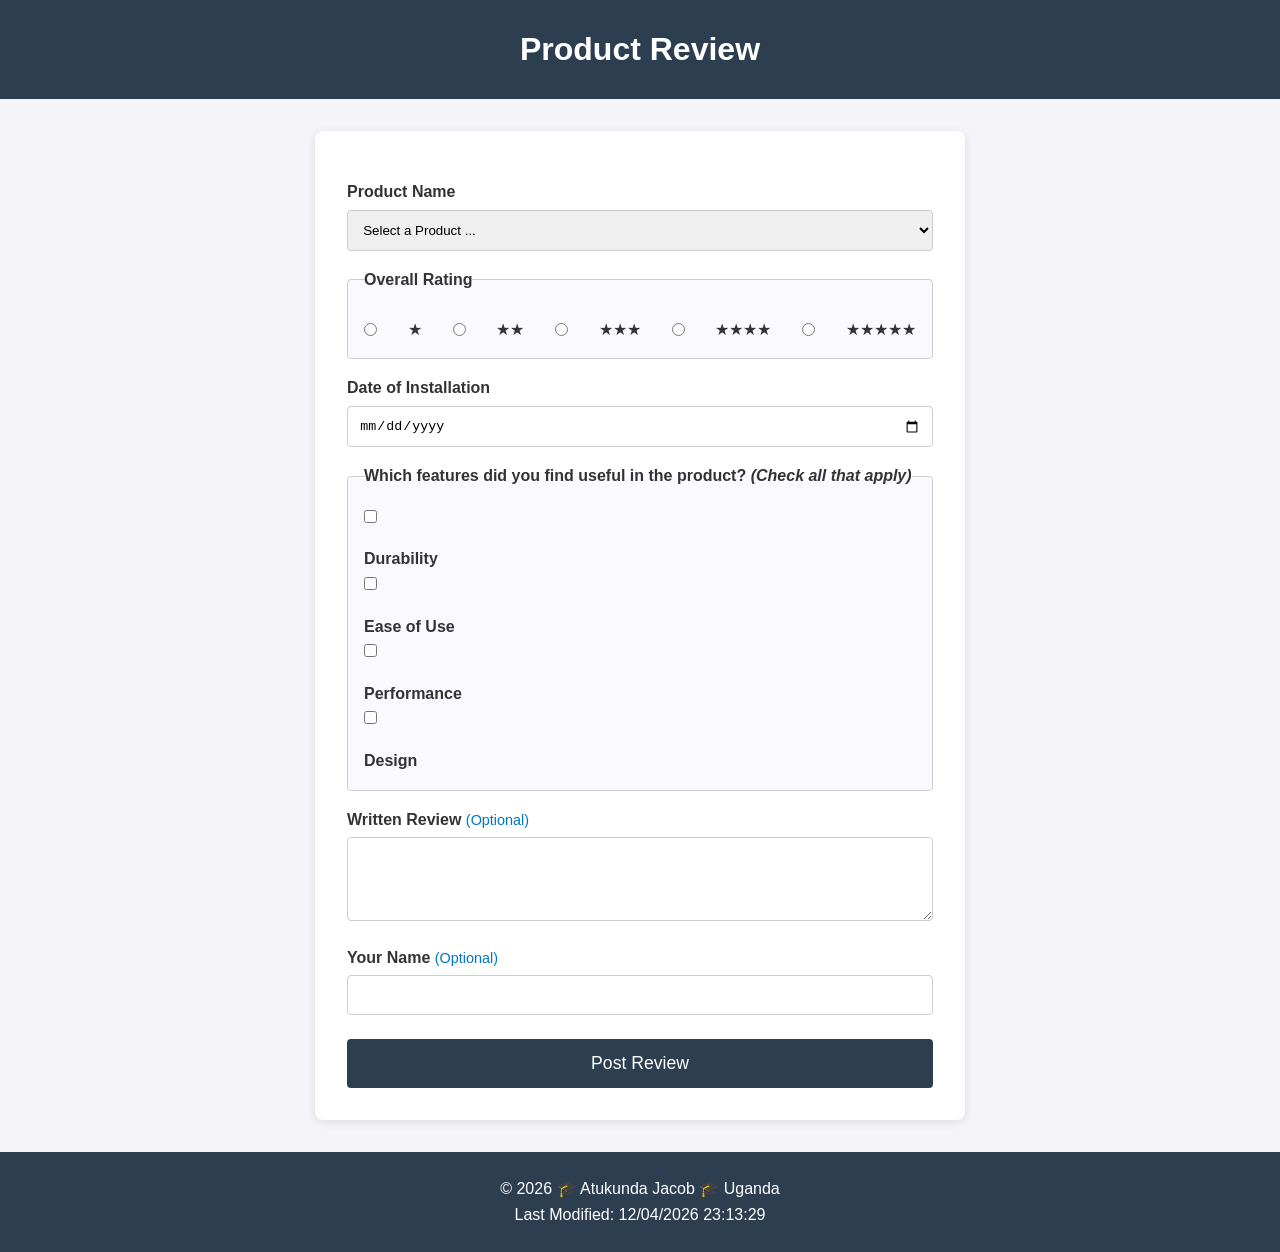
<file: form.html>
<!DOCTYPE html>
<html lang="en">
<head>
    <meta charset="UTF-8">
    <meta name="viewport" content="width=device-width, initial-scale=1.0">
    <title>Product Review - WDD 131</title>
    <meta name="description" content="W05 Product Review Form for WDD 131 Dynamic Web Fundamentals course - collect ratings and feedback.">
    <meta name="author" content="Atukunda Jacob">
    <link rel="stylesheet" href="styles/form.css">
    <script src="scripts/form.js" defer></script>
</head>
<body>
    <header>
        <h1>Product Review</h1>
    </header>
    <main>
        <form method="get" action="review.html">
            
            <label for="productName">Product Name</label>
            <select id="productName" name="productName" required>
                <option value="" disabled selected>Select a Product ...</option>
            </select>

            <fieldset>
                <legend>Overall Rating</legend>
                <div class="rating">
                    <input type="radio" id="star1" name="rating" value="1" required>
                    <label for="star1">★</label>
                    
                    <input type="radio" id="star2" name="rating" value="2" required>
                    <label for="star2">★★</label>
                    
                    <input type="radio" id="star3" name="rating" value="3" required>
                    <label for="star3">★★★</label>
                    
                    <input type="radio" id="star4" name="rating" value="4" required>
                    <label for="star4">★★★★</label>
                    
                    <input type="radio" id="star5" name="rating" value="5" required>
                    <label for="star5">★★★★★</label>
                </div>
            </fieldset>

            <label for="installDate">Date of Installation</label>
            <input type="date" id="installDate" name="installDate" required>

            <fieldset>
                <legend>Which features did you find useful in the product? <em>(Check all that apply)</em></legend>
                <input type="checkbox" id="durability" name="features" value="durability">
                <label for="durability">Durability</label>
                
                <input type="checkbox" id="ease" name="features" value="ease">
                <label for="ease">Ease of Use</label>
                
                <input type="checkbox" id="performance" name="features" value="performance">
                <label for="performance">Performance</label>
                
                <input type="checkbox" id="design" name="features" value="design">
                <label for="design">Design</label>
            </fieldset>

            <label for="review">Written Review <span class="optional">(Optional)</span></label>
            <textarea id="review" name="review" rows="4"></textarea>

            <label for="userName">Your Name <span class="optional">(Optional)</span></label>
            <input type="text" id="userName" name="userName">

            <input type="submit" value="Post Review">
        </form>
    </main>
    <footer>
        <p>&copy; <span id="currentyear"></span> 🎓 Atukunda Jacob 🎓 Uganda</p>
        <p id="lastModified"></p>
    </footer>
</body>
</html>
</file>
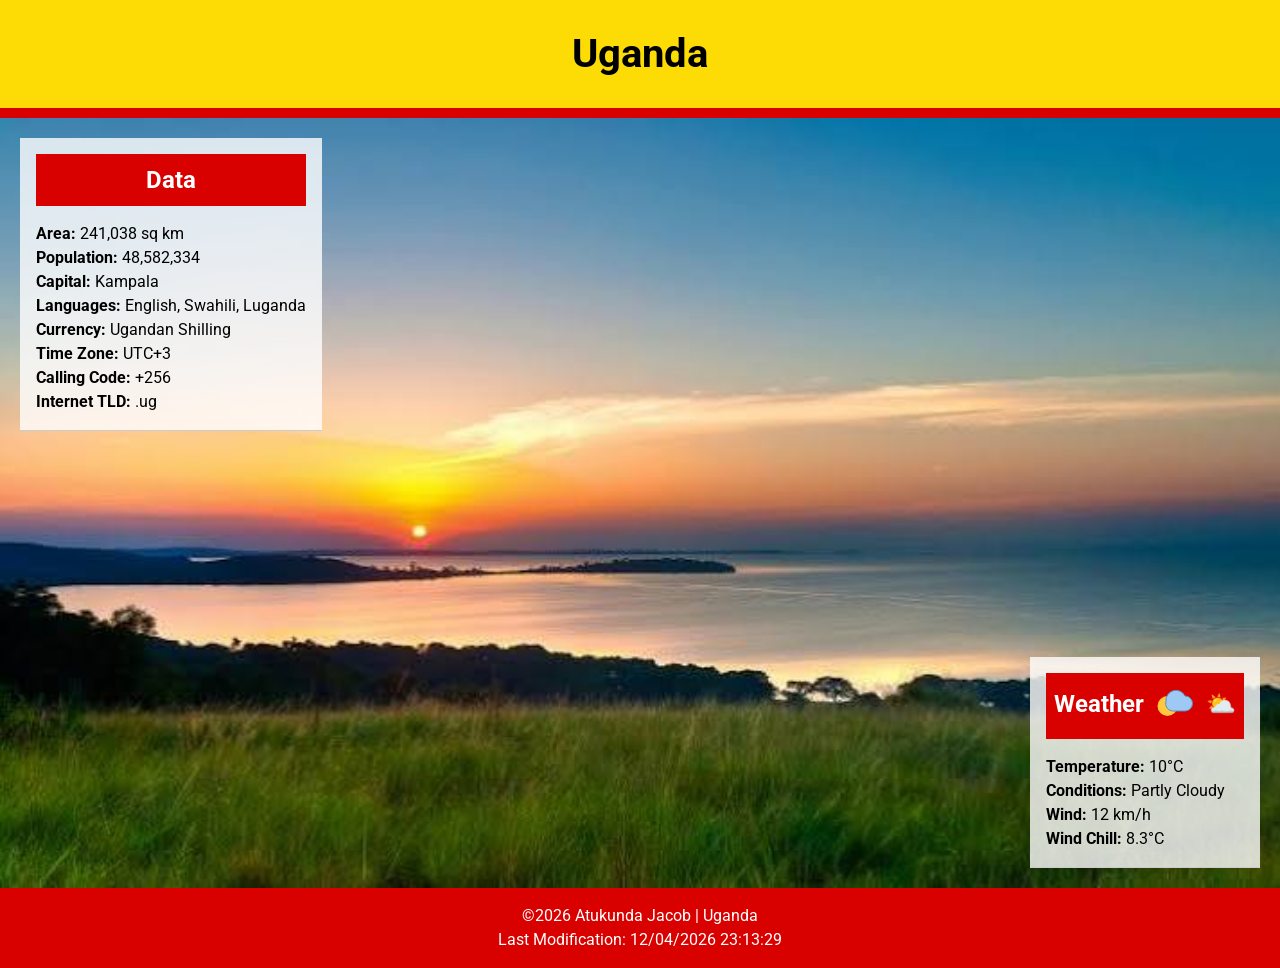
<file: place.html>
<!DOCTYPE html>
<html lang="en">
<head>
    <meta charset="UTF-8">
    <meta name="viewport" content="width=device-width, initial-scale=1.0">
    <title>WDD131 W03 Country Page - Uganda</title>
    <meta name="description" content="Discover Uganda, the Pearl of Africa - explore its geography, culture, Lake Victoria beauty and weather data for WDD131 country page.">
    <meta name="author" content="Atukunda Jacob">
    <link rel="preconnect" href="https://fonts.googleapis.com">
    <link rel="preconnect" href="https://fonts.gstatic.com" crossorigin>
    <link href="https://fonts.googleapis.com/css2?family=Roboto:wght@400;700&display=swap" rel="stylesheet">
    <link rel="stylesheet" href="styles/place.css">
    <script src="scripts/place.js" defer></script>
</head>
<body>
    <header>
        <h1>Uganda</h1>
    </header>
    <main>
        <div class="hero">
            <picture>
                <source srcset="images/hero-large.webp" media="(min-width: 1000px)">
                <source srcset="images/hero-small.webp" media="(min-width: 500px)">
                <img src="images/hero-small.webp" alt="Lake Victoria landscape in Uganda" width="500" height="250">
            </picture>
        </div>
        <section class="data">
            <h2>Data</h2>
            <div class="info">
                <p><span class="label">Area:</span> 241,038 sq km</p>
                <p><span class="label">Population:</span> 48,582,334</p>
                <p><span class="label">Capital:</span> Kampala</p>
                <p><span class="label">Languages:</span> English, Swahili, Luganda</p>
                <p><span class="label">Currency:</span> Ugandan Shilling</p>
                <p><span class="label">Time Zone:</span> UTC+3</p>
                <p><span class="label">Calling Code:</span> +256</p>
                <p><span class="label">Internet TLD:</span> .ug</p>
            </div>
        </section>
        <section class="weather">
            <h2>Weather <img src="images/weather-icon.svg" alt="Weather Icon" class="weather-icon" width="50" height="50"></h2>
            <div class="info">
                <p><span class="label">Temperature:</span> <span id="temp">10</span>°C</p>
                <p><span class="label">Conditions:</span> Partly Cloudy</p>
                <p><span class="label">Wind:</span> <span id="wind">12</span> km/h</p>
                <p><span class="label">Wind Chill:</span> <span id="windchill"></span></p>
            </div>
        </section>
    </main>
    <footer>
        <p>&copy;<span id="currentyear"></span> Atukunda Jacob | Uganda</p>
        <p id="lastModified"></p>
    </footer>
</body>
</html>
</file>
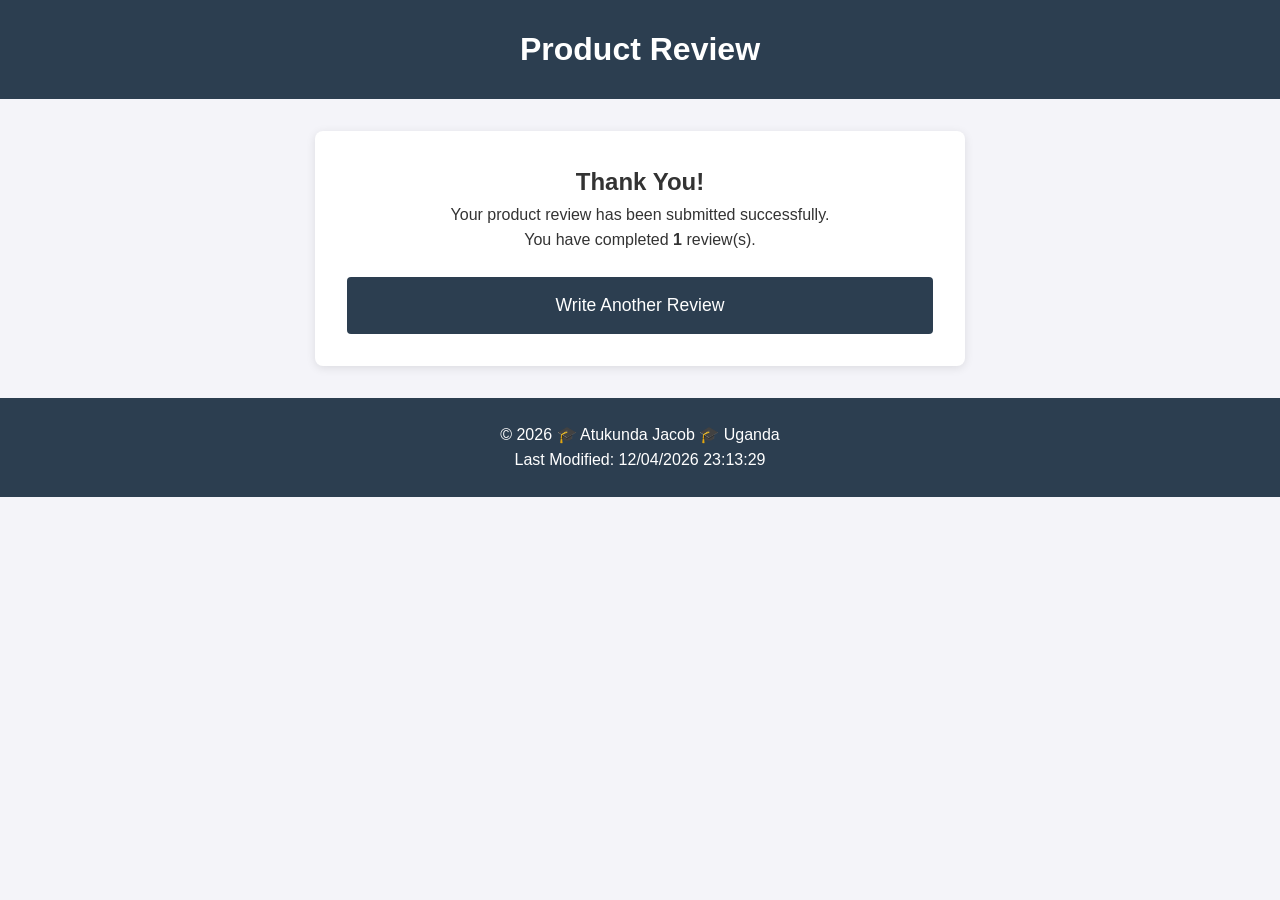
<file: review.html>
<!DOCTYPE html>
<html lang="en">
<head>
    <meta charset="UTF-8">
    <meta name="viewport" content="width=device-width, initial-scale=1.0">
    <title>Product Review - Confirmation</title>
    <meta name="description" content="Review confirmation page for WDD 131 product review form assignment.">
    <meta name="author" content="Atukunda Jacob">
    <link rel="stylesheet" href="styles/form.css">
    <script src="scripts/form.js" defer></script>
</head>
<body>
    <header><h1>Product Review</h1></header>
    <main class="confirmation">
        <h2>Thank You!</h2>
        <p>Your product review has been submitted successfully.</p>
        <p>You have completed <strong><span id="reviewCount">0</span></strong> review(s).</p>
        <a href="form.html" class="button-link">Write Another Review</a>
    </main>
    <footer>
        <p>&copy; <span id="currentyear"></span> 🎓 Atukunda Jacob 🎓 Uganda</p>
        <p id="lastModified"></p>
    </footer>
</body>
</html>
</file>
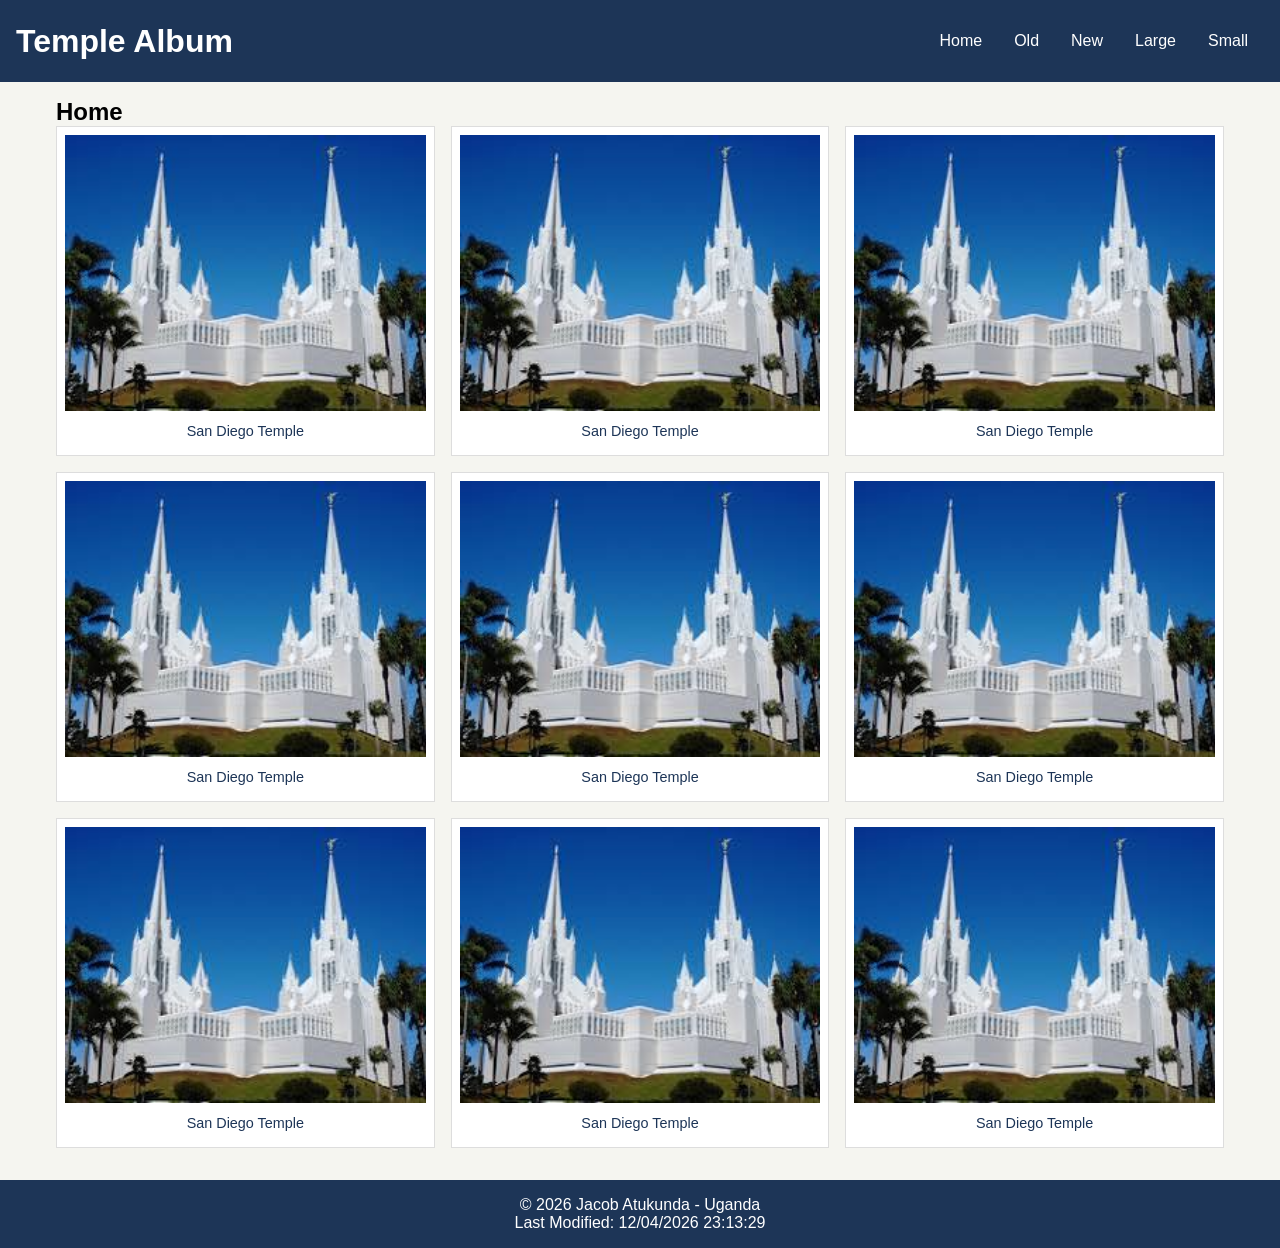
<file: temples.html>
<!DOCTYPE html>
<html lang="en">
<head>
    <meta charset="UTF-8">
    <meta name="viewport" content="width=device-width, initial-scale=1.0">
    <title>Temple Album</title>
    <meta name="description" content="WDD 131 Temple Album project showcasing nine beautiful LDS temples with responsive design and dynamic web fundamentals">
    <meta name="author" content="Jacob Atukunda">
    <link rel="preconnect" href="https://fonts.googleapis.com">
    <link rel="preconnect" href="https://fonts.gstatic.com" crossorigin>
    <link href="https://fonts.googleapis.com/css2?family=Roboto:wght@400;700&display=swap" rel="stylesheet">
    <link rel="stylesheet" href="styles/temples.css">
    <link rel="stylesheet" href="styles/temples-large.css">
    <script src="scripts/temples.js" defer></script>
</head>
<body>
    <header>
        <h1>Temple Album</h1>
        <button id="menu"></button>
        <nav>
            <a href="#">Home</a>
            <a href="#">Old</a>
            <a href="#">New</a>
            <a href="#">Large</a>
            <a href="#">Small</a>
        </nav>
    </header>
    <main>
        <h2>Home</h2>
        <div class="container">
            <figure><img src="images/temple.jpg" alt="San Diego Temple"><figcaption>San Diego Temple</figcaption></figure>
            <figure><img src="images/temple.jpg" alt="San Diego Temple"><figcaption>San Diego Temple</figcaption></figure>
            <figure><img src="images/temple.jpg" alt="San Diego Temple"><figcaption>San Diego Temple</figcaption></figure>
            <figure><img src="images/temple.jpg" alt="San Diego Temple"><figcaption>San Diego Temple</figcaption></figure>
            <figure><img src="images/temple.jpg" alt="San Diego Temple"><figcaption>San Diego Temple</figcaption></figure>
            <figure><img src="images/temple.jpg" alt="San Diego Temple"><figcaption>San Diego Temple</figcaption></figure>
            <figure><img src="images/temple.jpg" alt="San Diego Temple"><figcaption>San Diego Temple</figcaption></figure>
            <figure><img src="images/temple.jpg" alt="San Diego Temple"><figcaption>San Diego Temple</figcaption></figure>
            <figure><img src="images/temple.jpg" alt="San Diego Temple"><figcaption>San Diego Temple</figcaption></figure>
        </div>
    </main>
    <footer>
        <p>&copy; <span id="currentyear"></span> Jacob Atukunda - Uganda</p>
        <p id="lastModified"></p>
    </footer>
</body>
</html>
</file>
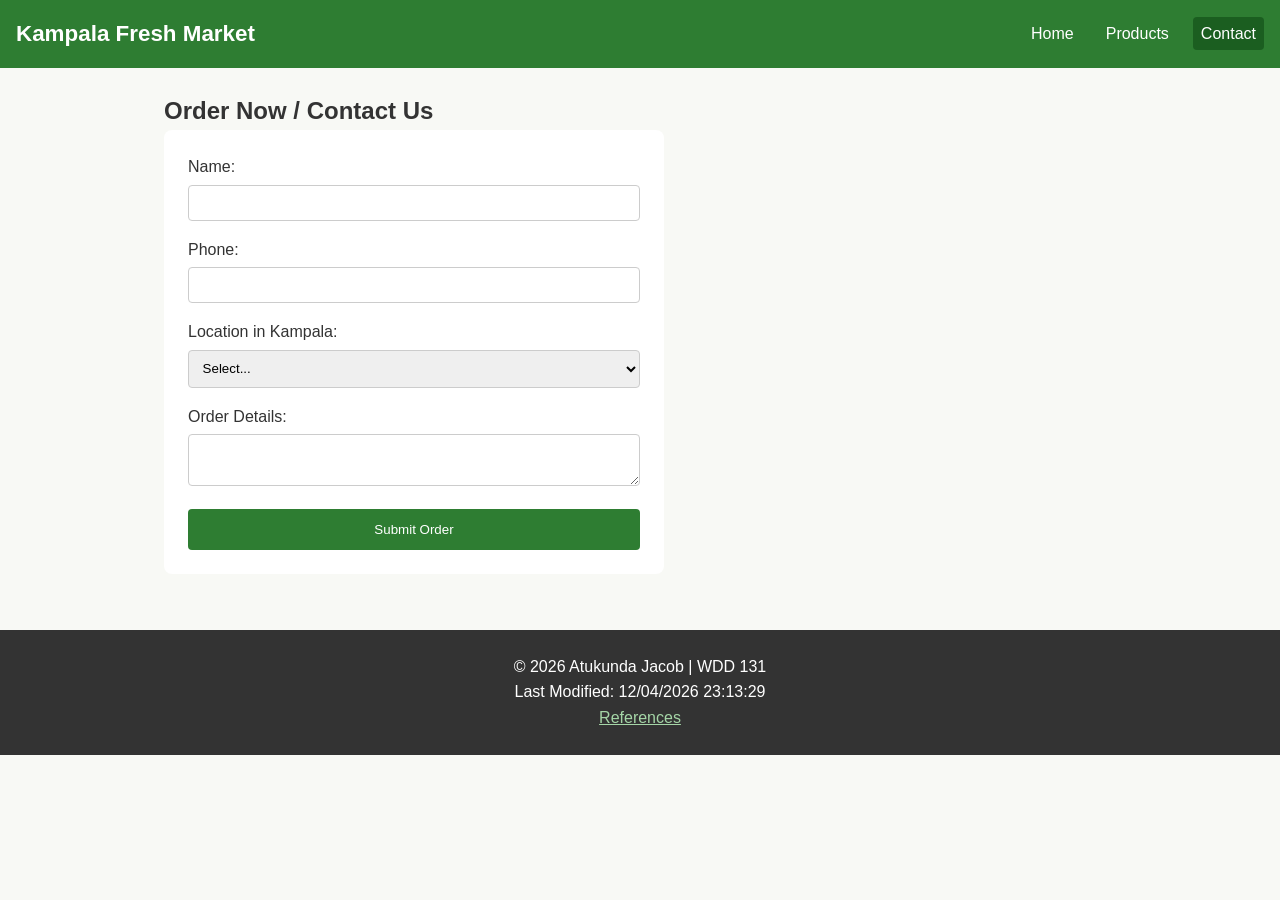
<file: project/contact.html>
<!DOCTYPE html>
<html lang="en">
<head>
    <meta charset="UTF-8">
    <meta name="viewport" content="width=device-width, initial-scale=1.0">
    <meta name="description" content="Contact Kampala Fresh Market">
    <meta name="author" content="Atukunda Jacob">
    <title>Contact | Kampala Fresh Market</title>
    <link rel="stylesheet" href="styles/project.css">
    <script src="scripts/project.js" defer></script>
</head>
<body>
    <header>
        <h1>Kampala Fresh Market</h1>
        <button id="menuBtn">☰</button>
        <nav><ul id="navMenu">
            <li><a href="index.html">Home</a></li>
            <li><a href="products.html">Products</a></li>
            <li><a href="contact.html" class="active">Contact</a></li>
        </ul></nav>
    </header>
    <main>
        <h2>Order Now / Contact Us</h2>
        <form id="orderForm">
            <label>Name: <input type="text" name="name" required></label>
            <label>Phone: <input type="tel" name="phone" required></label>
            <label>Location in Kampala: 
                <select name="location" required>
                    <option value="">Select...</option>
                    <option value="central">Central</option>
                    <option value="nakawa">Nakawa</option>
                    <option value="kawempe">Kawempe</option>
                    <option value="makindye">Makindye</option>
                </select>
            </label>
            <label>Order Details: <textarea name="message" required></textarea></label>
            <button type="submit">Submit Order</button>
        </form>
        <div id="formMessage"></div>
    </main>
    <footer>
        <p>&copy; 2026 Atukunda Jacob | WDD 131</p>
        <p id="lastModified"></p>
        <a href="references.html">References</a>
    </footer>
</body>
</html>
</file>
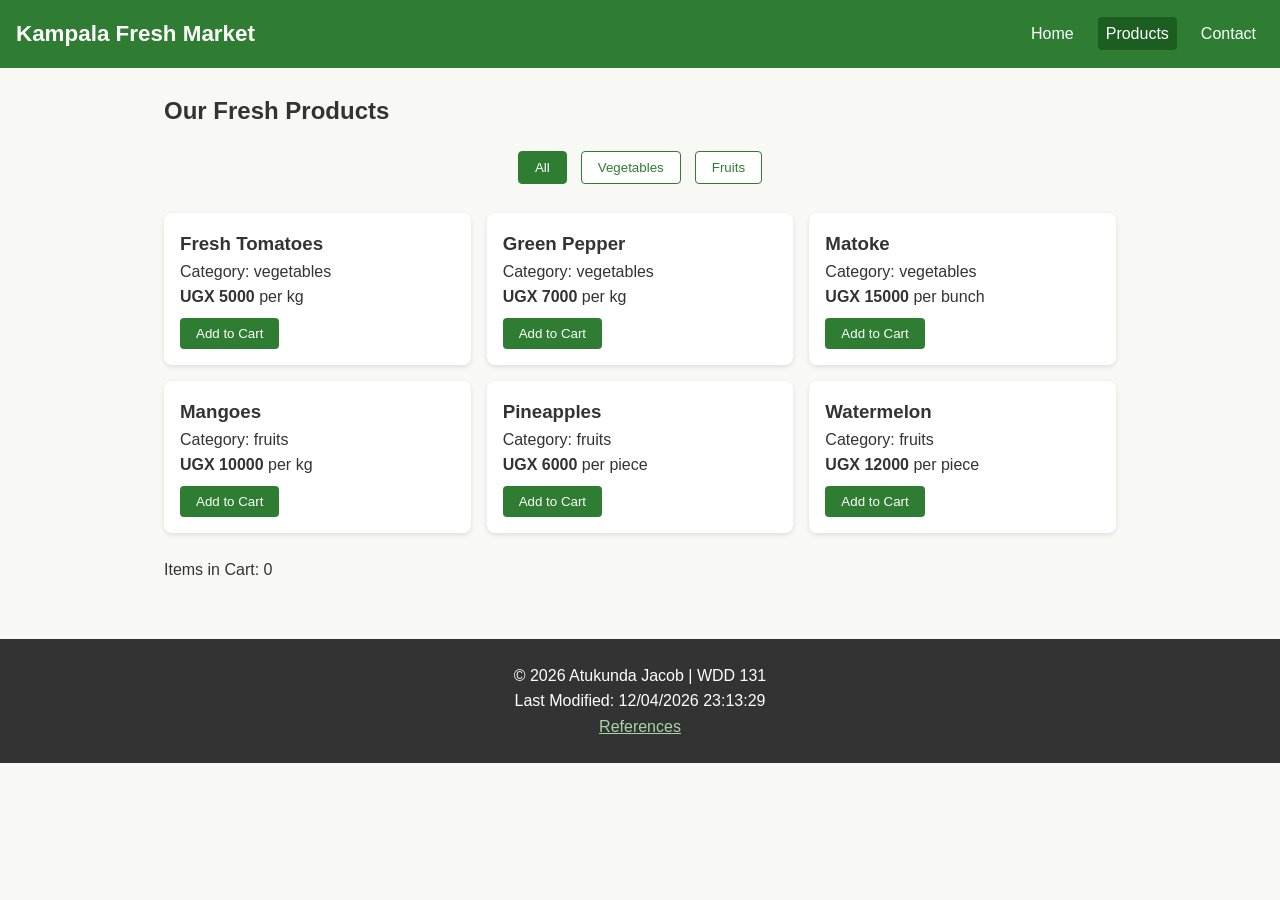
<file: project/products.html>
<!DOCTYPE html>
<html lang="en">
<head>
    <meta charset="UTF-8">
    <meta name="viewport" content="width=device-width, initial-scale=1.0">
    <meta name="description" content="Our fresh products">
    <meta name="author" content="Atukunda Jacob">
    <title>Products | Kampala Fresh Market</title>
    <link rel="stylesheet" href="styles/project.css">
    <script src="scripts/project.js" defer></script>
</head>
<body>
    <header>
        <h1>Kampala Fresh Market</h1>
        <button id="menuBtn">☰</button>
        <nav><ul id="navMenu">
            <li><a href="index.html">Home</a></li>
            <li><a href="products.html" class="active">Products</a></li>
            <li><a href="contact.html">Contact</a></li>
        </ul></nav>
    </header>
    <main>
        <h2>Our Fresh Products</h2>
        <div class="filter-btns">
            <button data-filter="all" class="active-filter">All</button>
            <button data-filter="vegetables">Vegetables</button>
            <button data-filter="fruits">Fruits</button>
        </div>
        <div id="productList" class="card-grid"></div>
        <p>Items in Cart: <span id="cartCount">0</span></p>
    </main>
    <footer>
        <p>&copy; 2026 Atukunda Jacob | WDD 131</p>
        <p id="lastModified"></p>
        <a href="references.html">References</a>
    </footer>
</body>
</html>
</file>
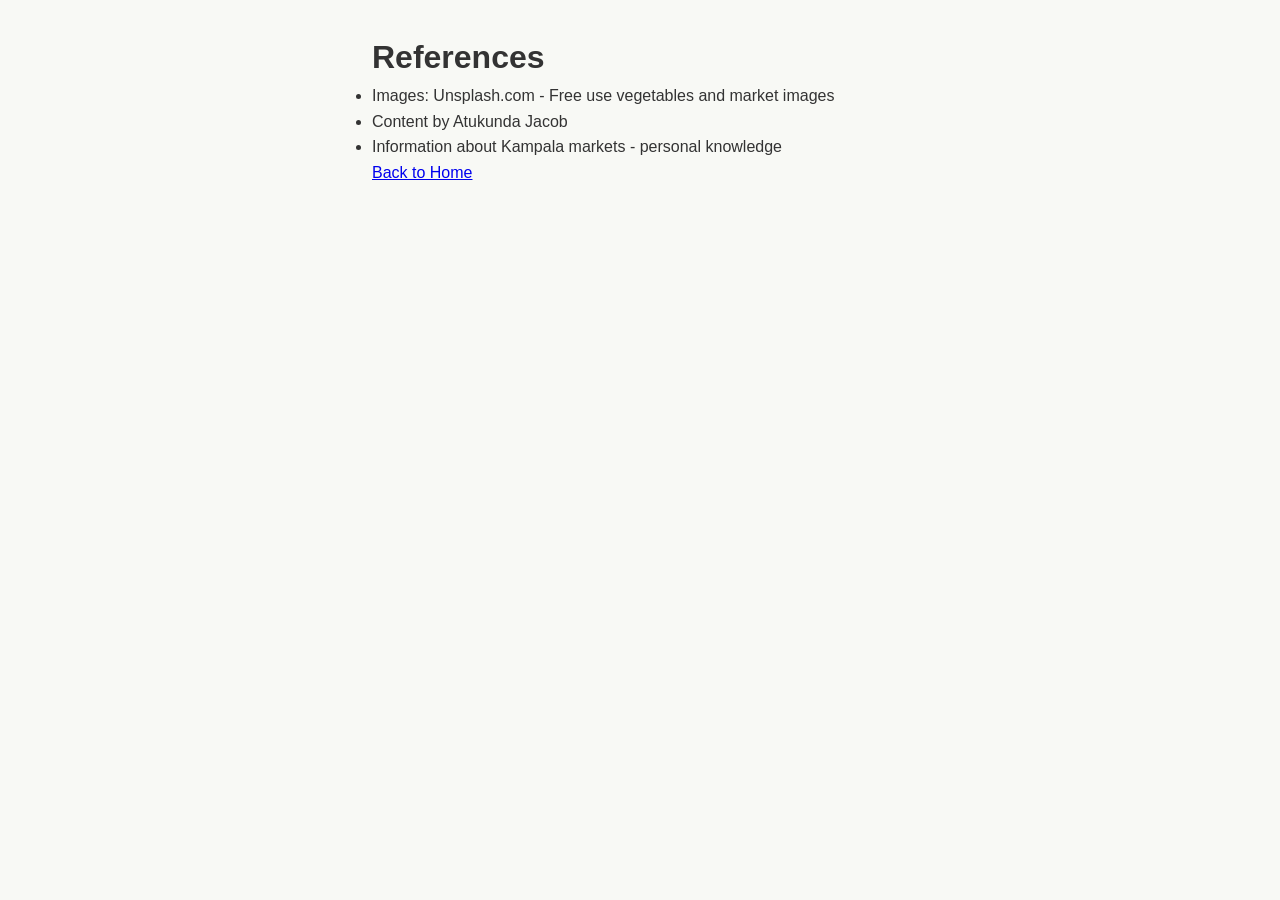
<file: project/references.html>
<!DOCTYPE html>
<html lang="en"><head><meta charset="UTF-8"><meta name="viewport" content="width=device-width, initial-scale=1.0">
<title>References</title><link rel="stylesheet" href="styles/project.css"></head>
<body><main style="padding:2rem;max-width:600px;margin:auto;">
<h1>References</h1>
<ul>
<li>Images: Unsplash.com - Free use vegetables and market images</li>
<li>Content by Atukunda Jacob</li>
<li>Information about Kampala markets - personal knowledge</li>
</ul>
<a href="index.html">Back to Home</a>
</main></body></html>
</file>
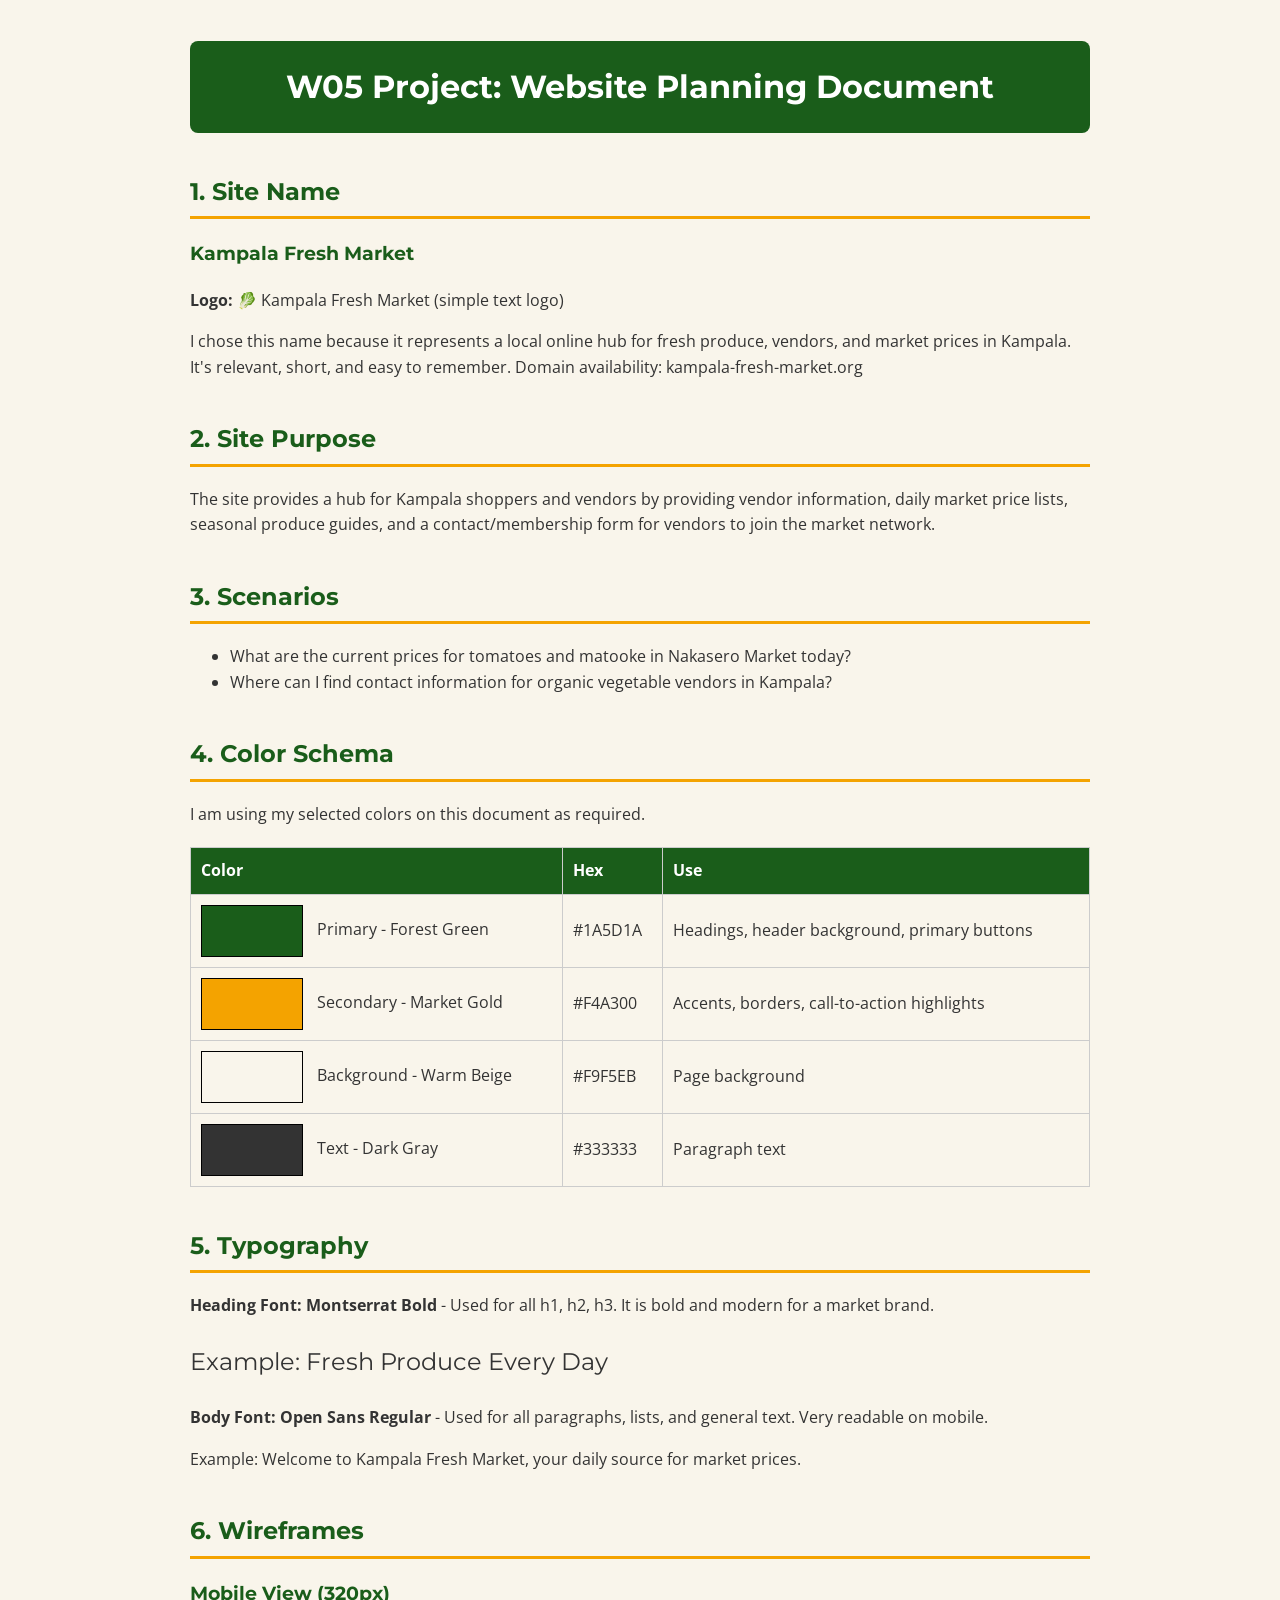
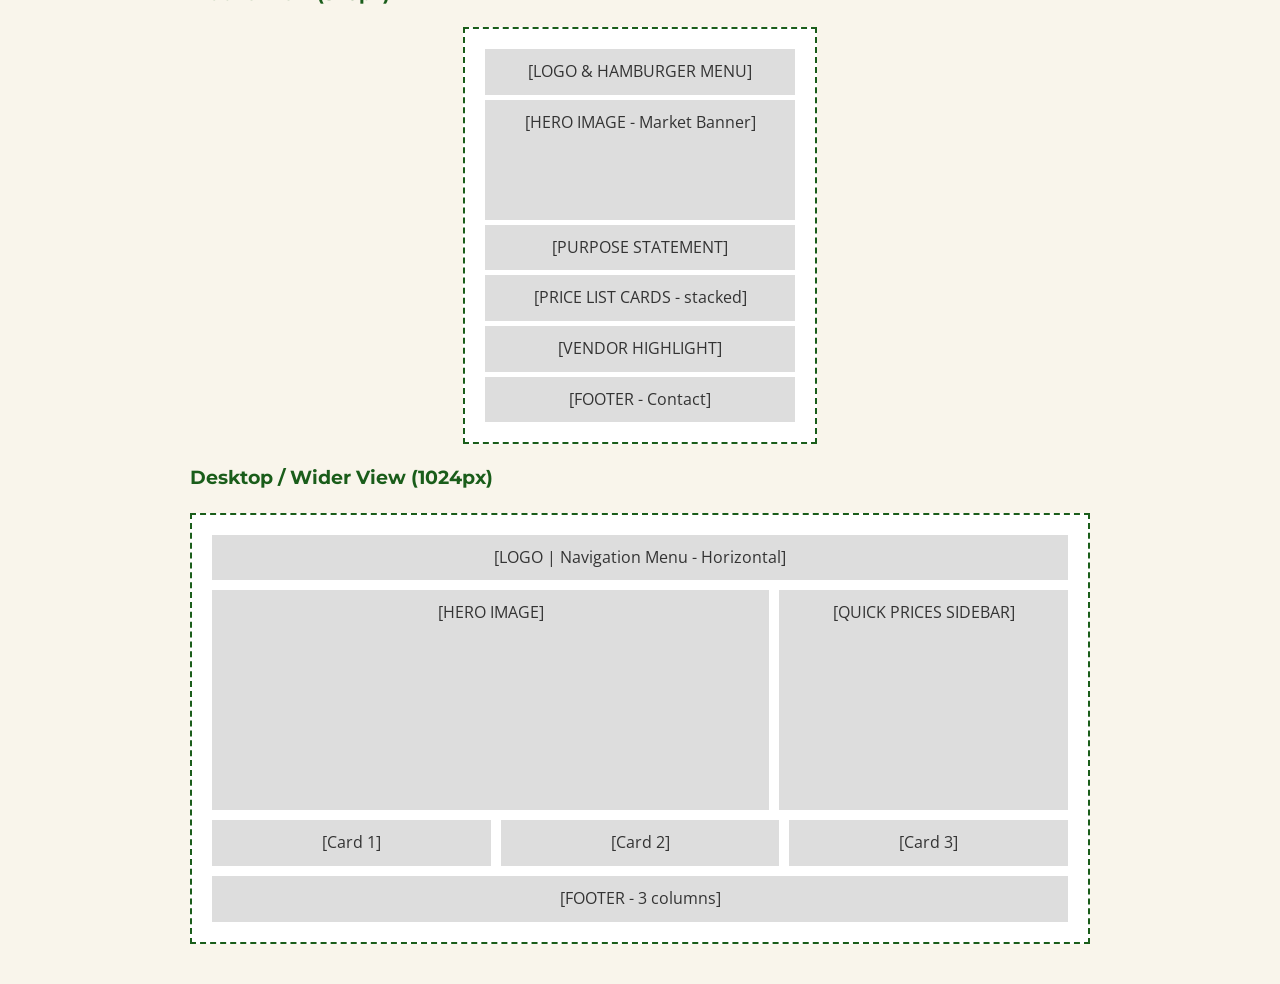
<file: project/siteplan.html>
<!DOCTYPE html>
<html lang="en">
<head>
    <meta charset="UTF-8">
    <meta name="viewport" content="width=device-width, initial-scale=1.0">
    <title>Kampala Fresh Market - Site Plan</title>
    <link rel="preconnect" href="https://fonts.googleapis.com">
    <link href="https://fonts.googleapis.com/css2?family=Montserrat:wght@700&family=Open+Sans&display=swap" rel="stylesheet">
    <style>
        :root {
            --primary: #1A5D1A;
            --secondary: #F4A300;
            --accent: #FFFFFF;
            --bg: #F9F5EB;
            --text: #333333;
        }
        body {
            font-family: 'Open Sans', sans-serif;
            background-color: var(--bg);
            color: var(--text);
            max-width: 900px;
            margin: 0 auto;
            padding: 20px;
            line-height: 1.6;
        }
        h1, h2, h3 {
            font-family: 'Montserrat', sans-serif;
            color: var(--primary);
        }
        h1 {
            background-color: var(--primary);
            color: white;
            padding: 20px;
            text-align: center;
            border-radius: 8px;
        }
        h2 {
            border-bottom: 3px solid var(--secondary);
            padding-bottom: 5px;
            margin-top: 40px;
        }
        .color-sample {
            display: inline-block;
            width: 100px;
            height: 50px;
            border: 1px solid #000;
            vertical-align: middle;
            margin-right: 10px;
        }
        table { border-collapse: collapse; width: 100%; margin: 20px 0;}
        th, td { border: 1px solid #ccc; padding: 10px; text-align: left;}
        th { background-color: var(--primary); color: white; }
        .wireframe {
            border: 2px dashed var(--primary);
            padding: 15px;
            margin: 20px 0;
            background: white;
            text-align: center;
        }
        .wireframe-box { background: #ddd; margin: 5px; padding: 10px; }
    </style>
</head>
<body>
    <h1>W05 Project: Website Planning Document</h1>

    <h2>1. Site Name</h2>
    <h3>Kampala Fresh Market</h3>
    <p><strong>Logo:</strong> 🥬 Kampala Fresh Market (simple text logo)</p>
    <p>I chose this name because it represents a local online hub for fresh produce, vendors, and market prices in Kampala. It's relevant, short, and easy to remember. Domain availability: kampala-fresh-market.org</p>

    <h2>2. Site Purpose</h2>
    <p>The site provides a hub for Kampala shoppers and vendors by providing vendor information, daily market price lists, seasonal produce guides, and a contact/membership form for vendors to join the market network.</p>

    <h2>3. Scenarios</h2>
    <ul>
        <li>What are the current prices for tomatoes and matooke in Nakasero Market today?</li>
        <li>Where can I find contact information for organic vegetable vendors in Kampala?</li>
    </ul>

    <h2>4. Color Schema</h2>
    <p>I am using my selected colors on this document as required.</p>
    <table>
        <tr>
            <th>Color</th>
            <th>Hex</th>
            <th>Use</th>
        </tr>
        <tr>
            <td><span class="color-sample" style="background-color: #1A5D1A;"></span> Primary - Forest Green</td>
            <td>#1A5D1A</td>
            <td>Headings, header background, primary buttons</td>
        </tr>
        <tr>
            <td><span class="color-sample" style="background-color: #F4A300;"></span> Secondary - Market Gold</td>
            <td>#F4A300</td>
            <td>Accents, borders, call-to-action highlights</td>
        </tr>
        <tr>
            <td><span class="color-sample" style="background-color: #F9F5EB;"></span> Background - Warm Beige</td>
            <td>#F9F5EB</td>
            <td>Page background</td>
        </tr>
        <tr>
            <td><span class="color-sample" style="background-color: #333333;"></span> Text - Dark Gray</td>
            <td>#333333</td>
            <td>Paragraph text</td>
        </tr>
    </table>

    <h2>5. Typography</h2>
    <p><strong>Heading Font: Montserrat Bold</strong> - Used for all h1, h2, h3. It is bold and modern for a market brand.</p>
    <p style="font-family: 'Montserrat', sans-serif; font-size: 1.5em;">Example: Fresh Produce Every Day</p>
    <p><strong>Body Font: Open Sans Regular</strong> - Used for all paragraphs, lists, and general text. Very readable on mobile.</p>
    <p style="font-family: 'Open Sans', sans-serif;">Example: Welcome to Kampala Fresh Market, your daily source for market prices.</p>

    <h2>6. Wireframes</h2>
    <h3>Mobile View (320px)</h3>
    <div class="wireframe" style="max-width: 320px; margin: auto;">
        <div class="wireframe-box">[LOGO & HAMBURGER MENU]</div>
        <div class="wireframe-box" style="height: 100px;">[HERO IMAGE - Market Banner]</div>
        <div class="wireframe-box">[PURPOSE STATEMENT]</div>
        <div class="wireframe-box">[PRICE LIST CARDS - stacked]</div>
        <div class="wireframe-box">[VENDOR HIGHLIGHT]</div>
        <div class="wireframe-box">[FOOTER - Contact]</div>
    </div>

    <h3>Desktop / Wider View (1024px)</h3>
    <div class="wireframe">
        <div class="wireframe-box">[LOGO | Navigation Menu - Horizontal]</div>
        <div style="display: flex;">
            <div class="wireframe-box" style="flex: 2; height: 200px;">[HERO IMAGE]</div>
            <div class="wireframe-box" style="flex: 1;">[QUICK PRICES SIDEBAR]</div>
        </div>
        <div style="display: flex;">
            <div class="wireframe-box" style="flex: 1;">[Card 1]</div>
            <div class="wireframe-box" style="flex: 1;">[Card 2]</div>
            <div class="wireframe-box" style="flex: 1;">[Card 3]</div>
        </div>
        <div class="wireframe-box">[FOOTER - 3 columns]</div>
    </div>

</body>
</html>
</file>
<file: styles/form.css>
*{box-sizing:border-box;margin:0;padding:0}
body{font-family:Arial,Helvetica,sans-serif;background:#f4f4f9;color:#333;line-height:1.6}
header,footer{background:#2c3e50;color:#fff;text-align:center;padding:1rem}
main{max-width:600px;margin:2rem auto;background:#fff;padding:1.5rem;border-radius:8px;box-shadow:0 2px 10px rgba(0,0,0,.1)}
label,legend{display:block;font-weight:bold;margin-top:1rem}
.optional{color:#0077cc;font-weight:400;font-size:.9em}
input[type="text"],input[type="date"],select,textarea{width:100%;padding:.7rem;margin-top:.3rem;border:1px solid #ccc;border-radius:4px}
fieldset{border:1px solid #ccc;border-radius:4px;padding:1rem;margin-top:1rem;background:#f9f9ff}
.rating{display:flex;justify-content:space-between;flex-wrap:wrap;margin-top:.5rem}
.rating label{font-weight:400;text-align:center;cursor:pointer;margin-top:0}
input[type="submit"],.button-link{width:100%;background:#2c3e50;color:#fff;border:none;padding:.9rem;margin-top:1.5rem;border-radius:4px;font-size:1.1rem;cursor:pointer;display:block;text-align:center;text-decoration:none}
input[type="submit"]:hover{background:#1a252f}
.confirmation{text-align:center}

@media (min-width:600px){
 main{padding:2rem;max-width:650px}
 header,footer{padding:1.5rem}
}
</file>
<file: styles/place.css>
:root {
    --primary: #fcdc04;
    --secondary: #d90000;
    --dark: #000;
}
* { margin: 0; padding: 0; box-sizing: border-box; }
body { font-family: 'Roboto', sans-serif; line-height: 1.5; }
header { background-color: var(--primary); color: var(--dark); text-align: center; padding: 1.5rem; border-bottom: 10px solid var(--secondary); }
header h1 { font-size: 2.5rem; }
.hero img { width: 100%; height: auto; display: block; }
.data, .weather { padding: 1rem; border-bottom: 1px solid #ccc; }
.data h2, .weather h2 { text-align: center; background: var(--secondary); color: white; padding: 0.5rem; margin-bottom: 1rem; }
.info { max-width: 400px; margin: 0 auto; }
.label { font-weight: 700; }
.weather-icon { vertical-align: middle; }
footer { background-color: var(--secondary); color: white; text-align: center; padding: 1rem; }
@media screen and (min-width: 800px) {
    main { display: grid; grid-template-columns: 1fr 1fr; position: relative; }
    .hero { grid-column: 1/3; }
    .data { position: absolute; top: 20px; left: 20px; background: rgba(255,255,255,0.8); }
    .weather { position: absolute; bottom: 20px; right: 20px; background: rgba(255,255,255,0.8); }
    .weather h2::after { content: " ⛅"; }
}
</file>
<file: styles/temples.css>
*{margin:0;padding:0;box-sizing:border-box}
body{font-family:Arial,sans-serif;background:#f5f5f0}
header{background:#1d3557;color:#fff;display:flex;justify-content:space-between;align-items:center;padding:1rem;position:relative}
#menu{font-size:2rem;background:none;border:none;color:#fff;cursor:pointer}
nav{display:none;flex-direction:column;background:#1d3557;position:absolute;top:100%;left:0;width:100%}
nav.open{display:flex}
nav a{color:#fff;text-decoration:none;padding:1rem;text-align:center}
nav a:hover{background:#457b9d}
main{max-width:800px;margin:0 auto;padding:1rem}
main h1{text-align:center;margin:1rem;color:#1d3557}
.container{display:grid;grid-template-columns:1fr;gap:1rem}
figure{background:#fff;border:1px solid #ddd;padding:.5rem;text-align:center}
figure img{width:100%;height:auto}
figcaption{padding:.5rem;color:#1d3557;font-size:.9rem}
footer{background:#1d3557;color:#fff;text-align:center;padding:1rem;margin-top:1rem}
</file>
<file: styles/temples-large.css>
@media screen and (min-width: 700px){
  #menu{display:none}
  nav{display:flex!important;flex-direction:row;position:static;width:auto;background:none}
  .container{grid-template-columns:1fr 1fr 1fr}
  main{max-width:1200px}
}
</file>
<file: project/styles/project.css>
*{margin:0;padding:0;box-sizing:border-box}
body{font-family:Arial,sans-serif;line-height:1.6;background:#f8f9f5;color:#333}
header{background:#2e7d32;color:white;padding:1rem;display:flex;justify-content:space-between;align-items:center;flex-wrap:wrap}
header h1{font-size:1.4rem}
#menuBtn{display:none;background:none;border:none;color:white;font-size:1.8rem;cursor:pointer}
nav ul{list-style:none;display:flex;gap:1rem}
nav a{color:white;text-decoration:none;padding:0.5rem}
nav a.active, nav a:hover{background:#1b5e20;border-radius:4px}
main{max-width:1000px;margin:auto;padding:1.5rem}
.hero{text-align:center;padding:2rem 0}
.hero img, .features img{width:100%;max-width:800px;height:auto;border-radius:8px;margin-top:1rem}
.btn{display:inline-block;background:#2e7d32;color:white;padding:0.8rem 1.5rem;border-radius:5px;text-decoration:none;margin:1rem 0}
.card-grid{display:grid;grid-template-columns:repeat(auto-fit,minmax(250px,1fr));gap:1rem;margin:1.5rem 0}
.card{background:white;padding:1rem;border-radius:8px;box-shadow:0 2px 5px rgba(0,0,0,0.1)}
.card button{background:#2e7d32;color:white;border:none;padding:0.5rem 1rem;border-radius:4px;cursor:pointer;margin-top:0.5rem}
.filter-btns{text-align:center;margin:1rem 0}
.filter-btns button{padding:0.5rem 1rem;margin:0.3rem;border:1px solid #2e7d32;background:white;color:#2e7d32;border-radius:4px;cursor:pointer}
.filter-btns .active-filter{background:#2e7d32;color:white}
form{display:flex;flex-direction:column;gap:1rem;background:white;padding:1.5rem;border-radius:8px;max-width:500px}
input,select,textarea{width:100%;padding:0.6rem;margin-top:0.3rem;border:1px solid #ccc;border-radius:4px}
form button{background:#2e7d32;color:white;border:none;padding:0.8rem;border-radius:4px;cursor:pointer}
footer{text-align:center;background:#333;color:white;padding:1.5rem;margin-top:2rem}
footer a{color:#a5d6a7}
@media(max-width:600px){
#menuBtn{display:block}
nav{width:100%}
nav ul{display:none;flex-direction:column;width:100%;margin-top:1rem}
nav ul.open{display:flex}
}
</file>
